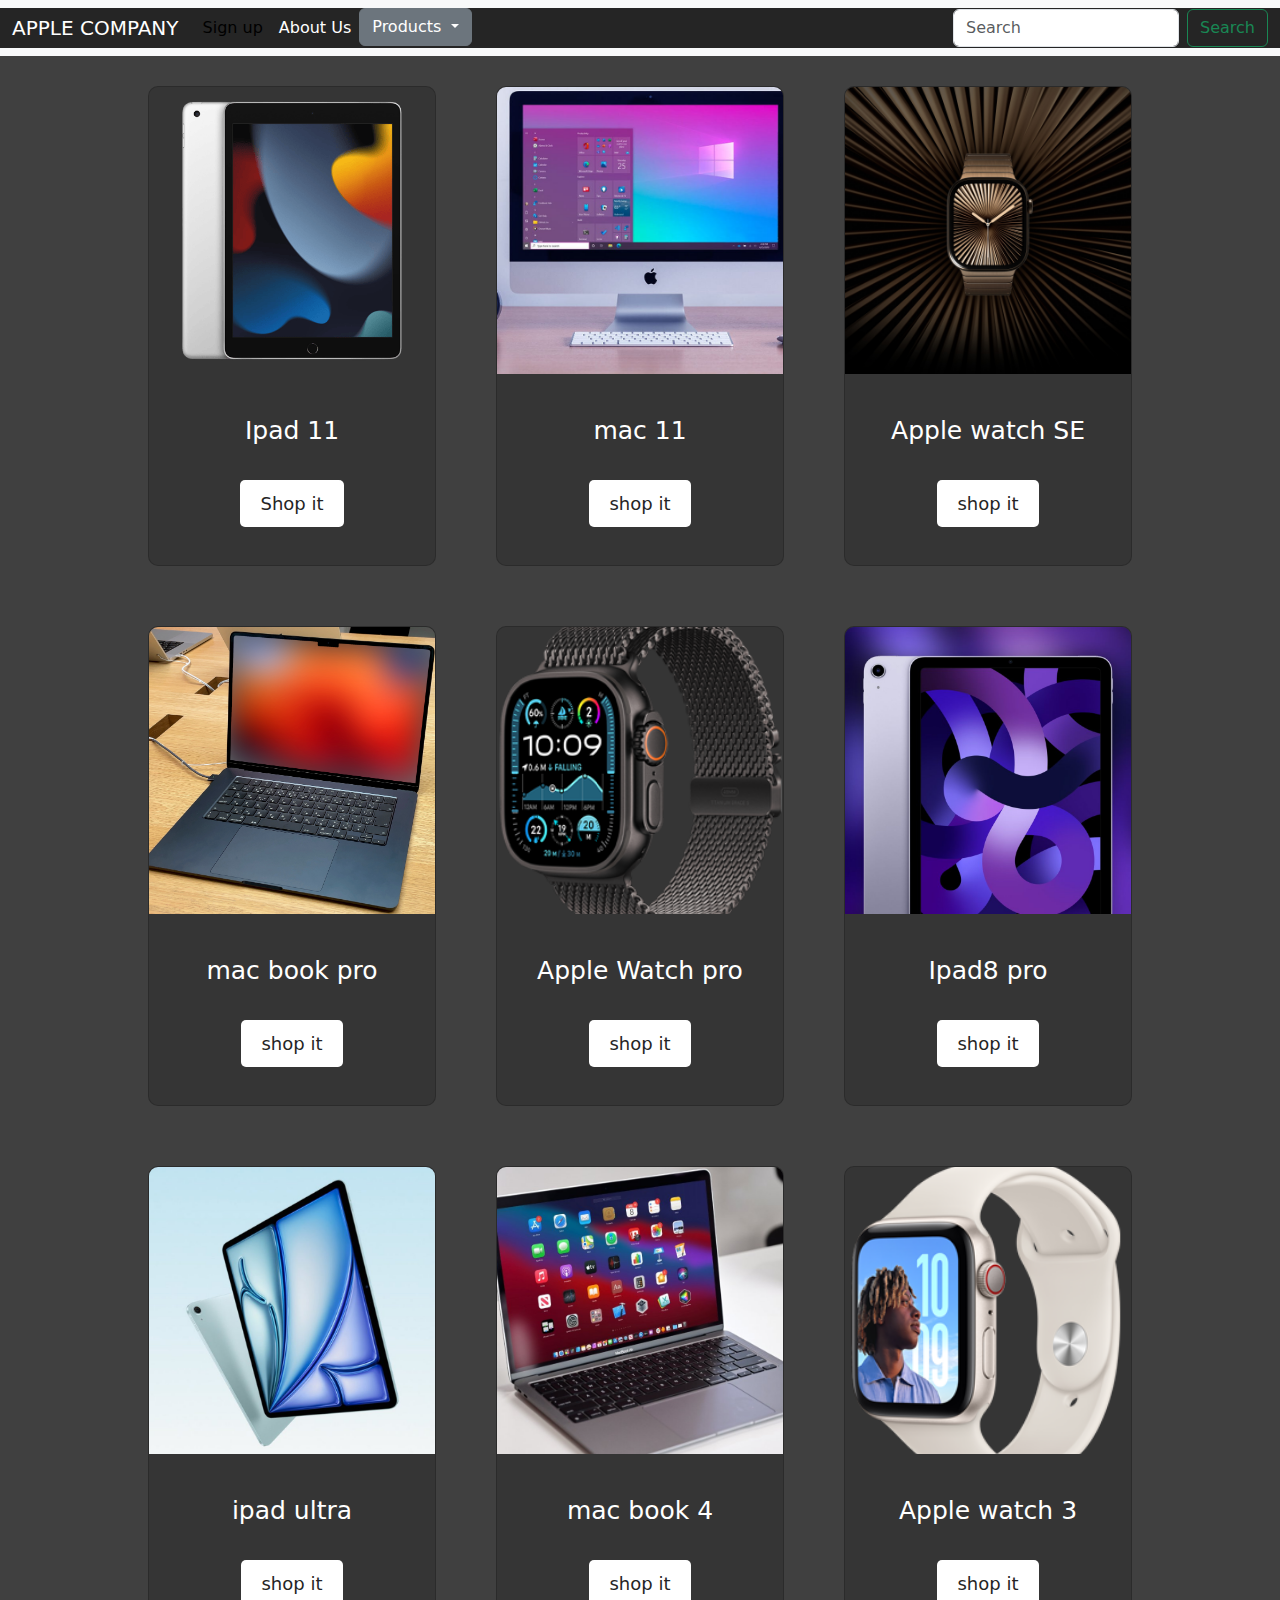
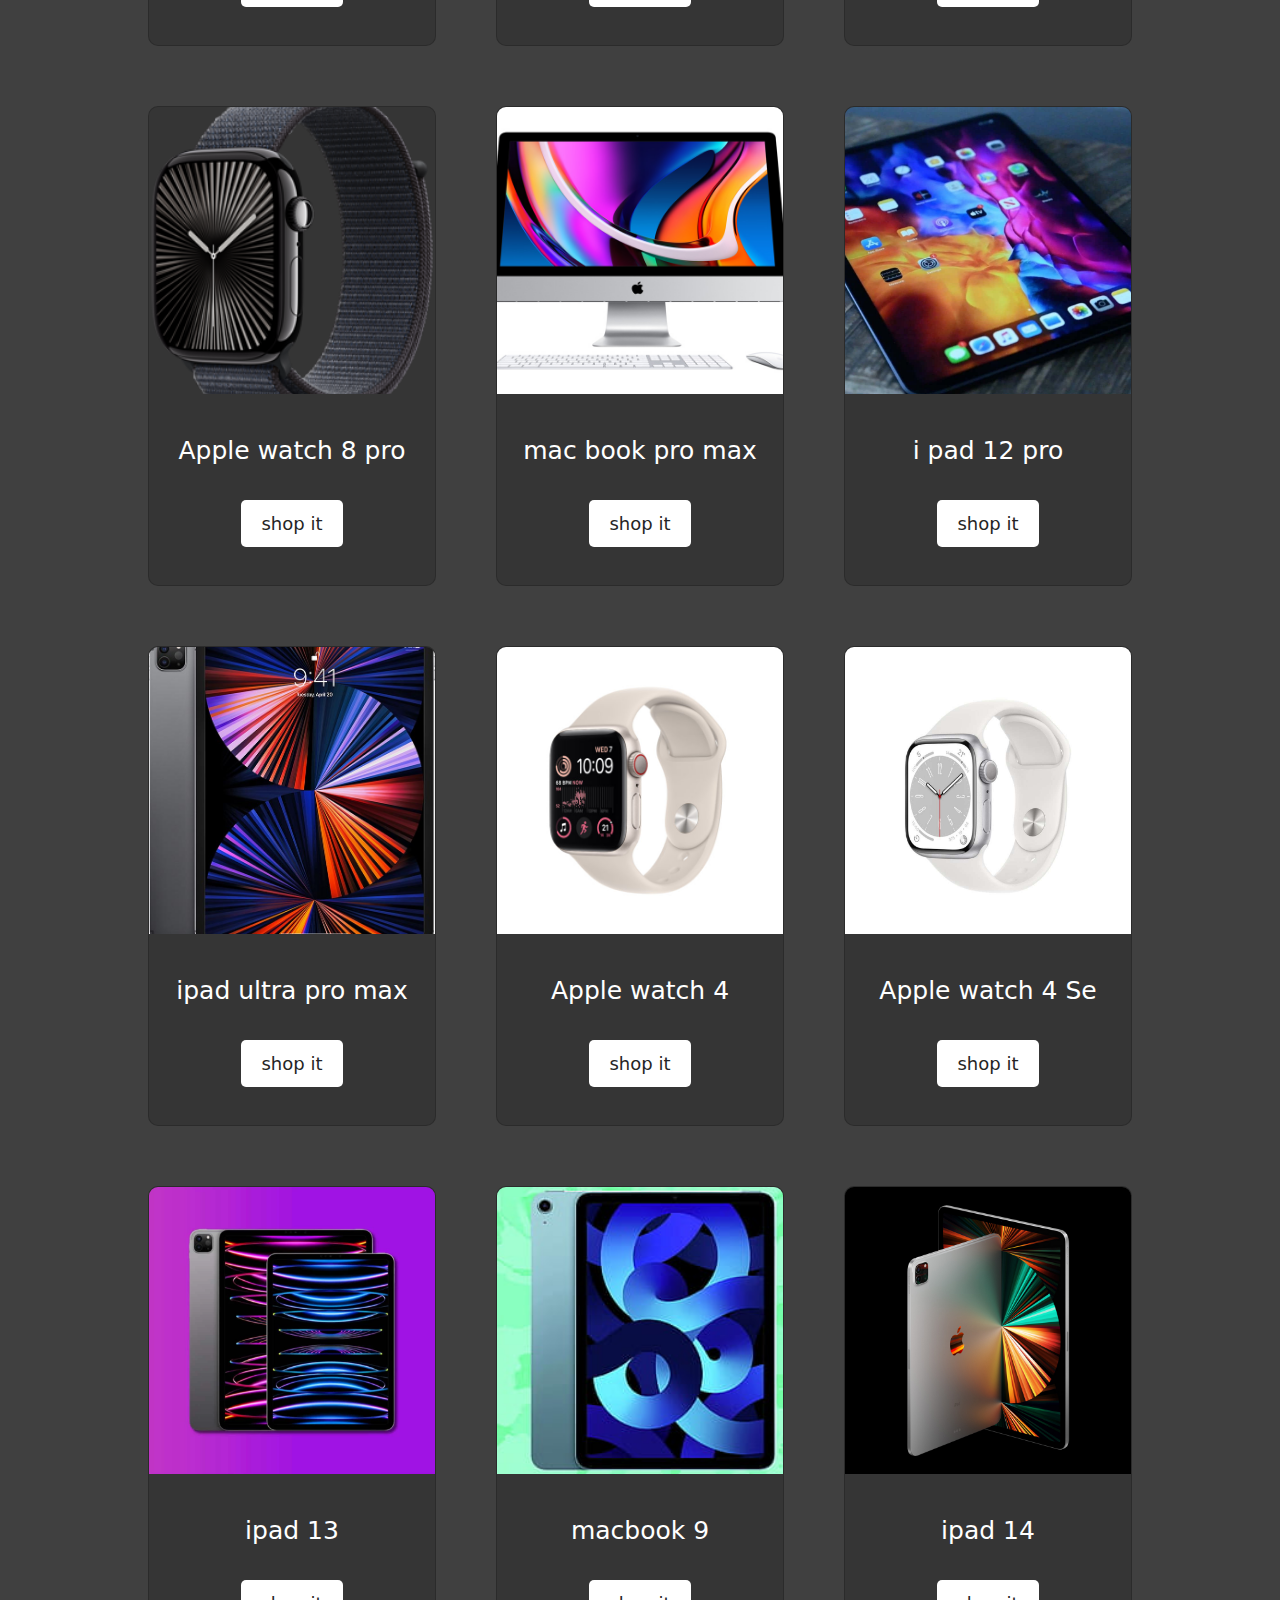
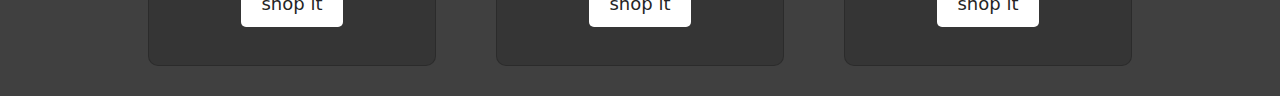
<file: index.html>
<!DOCTYPE html>
<html lang="en">
<head>
  <meta charset="UTF-8">
  <meta name="viewport" content="width=device-width, initial-scale=1.0">
  <meta http-equiv="X-UA-Compatible" content="ie=edge">
  <title>HOMEPAGE</title>
  <link href="https://cdn.jsdelivr.net/npm/bootstrap@5.3.3/dist/css/bootstrap.min.css" rel="stylesheet" integrity="sha384-QWTKZyjpPEjISv5WaRU9OFeRpok6YctnYmDr5pNlyT2bRjXh0JMhjY6hW+ALEwIH" crossorigin="anonymous">
  <link rel="stylesheet" href="style.css">
</head>
<body>
<nav id="nav" class="navbar navbar-expand-lg bg-body-tertiary">
  <div class="container-fluid">
    <a class="navbar-brand" href="#">APPLE COMPANY</a>
    <button class="navbar-toggler" type="button" data-bs-toggle="collapse" data-bs-target="#navbarSupportedContent" aria-controls="navbarSupportedContent" aria-expanded="false" aria-label="Toggle navigation">
      <span class="navbar-toggler-icon"></span>
    </button>
    <div class="collapse navbar-collapse" id="navbarSupportedContent">
      <ul class="navbar-nav me-auto mb-2 mb-lg-0">
        <li class="nav-item">
          <a href="./sign up.html" class="nav-link active">Sign up</a>
        </li>
        <li class="nav-item">
          <a href="./About us.html" class="nav-link">About Us</a>
        </li>
        <div class="dropdown">
          <button class="btn btn-secondary dropdown-toggle" type="button" data-bs-toggle="dropdown" aria-expanded="false">
            Products
          </button>
          <ul class="dropdown-menu dropdown-menu-dark">
            <li><a class="dropdown-item active" href="./Applewatch.html">Watch</a></li>
            <li><a class="dropdown-item" href="./ipad.html">iPad</a></li>
            <li><a class="dropdown-item" href="./mac.html">MacBook</a></li>
            <li><hr class="dropdown-divider"></li>
          </ul>
        </div>
      </ul>
      <form class="d-flex" role="search">
        <input class="form-control me-2" type="search" placeholder="Search" aria-label="Search">
        <button class="btn btn-outline-success" type="submit">Search</button>
      </form>
    </div>
  </div>
</nav>

<div id="content">
  
    <div class="card" style="width: 18rem;">
      <img src="pad1.png" class="card-img-top" alt="iPad">
      <div class="card-body">
        <p class="card-text">Ipad 11</p>
        <a id="w" href="https://www.apple.com/in/shop/buy-ipad">
        <button class="btn btn-light">Shop it</button>
      </div>
    </div>
  </a>
  
    <div class="card" style="width: 18rem;">
      <img src="mac1.jpg" class="card-img-top" alt="Mac 1">
      <div class="card-body">
        <p class="card-text">mac 11</p>
        <a id="w" href="https://www.apple.com/in/mac/">
        <button class="btn btn-light">shop it</button>
      </div>
    </div>
  </a>

    <div class="card" style="width: 18rem;">
      <img src="watch1.jpg" class="card-img-top" alt="iPad">
      <div class="card-body">
        <p class="card-text">Apple watch SE</p>
            <a id="w" href="https://www.apple.com/in/watch/?afid=p238%7CsdJI1Hr4p-dt_mtid_20925u6x67066_pcrid_713125172377_pgrid_140515365829_pexid__ptid_kwd-52218226_&cid=wwa-in-kwgo-watch-slid---WatchFamily-Announce-">
         <button class="btn btn-light">shop it</button>
      </div>
    </div>
  </a>
 
    <div class="card" style="width: 18rem;">
      <img src="mac2.jpg" class="card-img-top" alt="Mac 2">
      <div class="card-body">
        <p class="card-text">mac book pro</p>
         <a id="w" href="https://www.apple.com/in/mac/">
<button class="btn btn-light">shop it</button>
      </div>
    </div>
  </a>
    
    <div class="card" style="width: 18rem;">
      <img src="watch2.jpg" class="card-img-top" alt="Mac 2">
      <div class="card-body">
        <p class="card-text"> Apple Watch pro </p>
        <a id="w" href="https://www.apple.com/in/watch/?afid=p238%7CsdJI1Hr4p-dt_mtid_20925u6x67066_pcrid_713125172377_pgrid_140515365829_pexid__ptid_kwd-52218226_&cid=wwa-in-kwgo-watch-slid---WatchFamily-Announce-">
<button class="btn btn-light">shop it</button>
      </div>
    </div>
  </a> 
 
    <div class="card" style="width: 18rem;">
      <img src="pad2.jpg" class="card-img-top" alt="Mac 1">
      <div class="card-body">
        <p class="card-text">Ipad8 pro</p>
          <a id="w" href="https://www.apple.com/in/shop/buy-ipad">
<button class="btn btn-light">shop it</button>
      </div>
    </div>
  </a>

  <div class="card" style="width: 18rem;">
    <img src="pad6.jpg" class="card-img-top" alt="Mac 1">
    <div class="card-body">
      <p class="card-text">ipad ultra</p>
      <a id="w" href="https://www.apple.com/in/shop/buy-ipad">
<button class="btn btn-light">shop it</button>
    </div>
  </div>
</a>

  <div class="card" style="width: 18rem;">
    <img src="mac4.jpg" class="card-img-top" alt="Mac 1">
    <div class="card-body">
      <p class="card-text">mac book 4</p>
      <a id="w" href="https://www.apple.com/in/mac/">
<button class="btn btn-light">shop it</button>
    </div>
  </div>
</a>

    <div class="card" style="width: 18rem;">
      <img src="watch3.jpg" class="card-img-top" alt="Mac 2">
      <div class="card-body">
        <p class="card-text">Apple watch 3</p>
          <a id="w" href="https://www.apple.com/in/watch/?afid=p238%7CsdJI1Hr4p-dt_mtid_20925u6x67066_pcrid_713125172377_pgrid_140515365829_pexid__ptid_kwd-52218226_&cid=wwa-in-kwgo-watch-slid---WatchFamily-Announce-">
         <button class="btn btn-light">shop it</button>
      </div>
    </div>
  </a>

    <div class="card" style="width: 18rem;">
      <img src="watch4.jpg" class="card-img-top" alt="Mac 2">
      <div class="card-body">
        <p class="card-text">Apple watch 8 pro</p>
            <a id="w" href="https://www.apple.com/in/watch/?afid=p238%7CsdJI1Hr4p-dt_mtid_20925u6x67066_pcrid_713125172377_pgrid_140515365829_pexid__ptid_kwd-52218226_&cid=wwa-in-kwgo-watch-slid---WatchFamily-Announce-">
         <button class="btn btn-light">shop it</button>
      </div>
    </div>
  </a>

  <div class="card" style="width: 18rem;">
    <img src="mac3.jpg" class="card-img-top" alt="Mac 1">
    <div class="card-body">
      <p class="card-text">mac book pro max</p>
      <a id="w" href="https://www.apple.com/in/mac/">
       <button class="btn btn-light">shop it</button>
    </div>
  </div>
</a>

  <div class="card" style="width: 18rem;">
    <img src="pad3.jpg" class="card-img-top" alt="Mac 1">
    <div class="card-body">
      <p class="card-text">i pad 12 pro</p>
      <a id="w" href="https://www.apple.com/in/shop/buy-ipad">
       <button class="btn btn-light">shop it</button>
    </div>
  </div>
</a>

  <div class="card" style="width: 18rem;">
    <img src="pad5.jpg" class="card-img-top" alt="Mac 1">
    <div class="card-body">
      <p class="card-text">ipad ultra pro max</p>
<a id="w" href="https://www.apple.com/in/shop/buy-ipad">
       <button class="btn btn-light">shop it</button>
    </div>
  </div>
</a>

    <div class="card" style="width: 18rem;">
      <img src="watch5.jpg" class="card-img-top" alt="Mac 2">
      <div class="card-body">
        <p class="card-text">Apple watch 4</p>
          <a id="w" href="https://www.apple.com/in/watch/?afid=p238%7CsdJI1Hr4p-dt_mtid_20925u6x67066_pcrid_713125172377_pgrid_140515365829_pexid__ptid_kwd-52218226_&cid=wwa-in-kwgo-watch-slid---WatchFamily-Announce-">
         <button class="btn btn-light">shop it</button>
      </div>
    </div>
  </a>

    <div class="card" style="width: 18rem;">
      <img src="watch6.jpg" class="card-img-top" alt="Mac 2">
      <div class="card-body">
        <p class="card-text">Apple watch 4 Se</p>
          <a id="w" href="https://www.apple.com/in/watch/?afid=p238%7CsdJI1Hr4p-dt_mtid_20925u6x67066_pcrid_713125172377_pgrid_140515365829_pexid__ptid_kwd-52218226_&cid=wwa-in-kwgo-watch-slid---WatchFamily-Announce-">
         <button class="btn btn-light">shop it</button>
      </div>
    </div>
  </a>

  <div class="card" style="width: 18rem;">
    <img src="pad4.jpg" class="card-img-top" alt="Mac 1">
    <div class="card-body">
      <p class="card-text">ipad 13</p>
        <a id="w" href="https://www.apple.com/in/shop/buy-ipad">
       <button class="btn btn-light">shop it</button>
    </div>
  </div>
</a>

  <div class="card" style="width: 18rem;">
    <img src="mac5.jpg" class="card-img-top" alt="Mac 1">
    <div class="card-body">
      <p class="card-text">macbook 9</p>
          <a id="w" href="https://www.apple.com/in/mac/">
       <button class="btn btn-light">shop it</button>
    </div>
  </div>
</a>

    <div class="card" style="width: 18rem;">
      <img src="pad7.jpg" class="card-img-top" alt="Mac 1">
      <div class="card-body">
        <p class="card-text">ipad 14</p>
          <a id="w" href="https://www.apple.com/in/shop/buy-ipad">
         <button class="btn btn-light">shop it</button>
      </div>
    </div>
  </a> 
</div>
<script src="https://cdn.jsdelivr.net/npm/bootstrap@5.3.3/dist/js/bootstrap.bundle.min.js" integrity="sha384-YvpcrYf0tY3lHB60NNkmXc5s9fDVZLESaAA55NDzOxhy9GkcIdslK1eN7N6jIeHz" crossorigin="anonymous"></script>
</body>
</html>
</file>
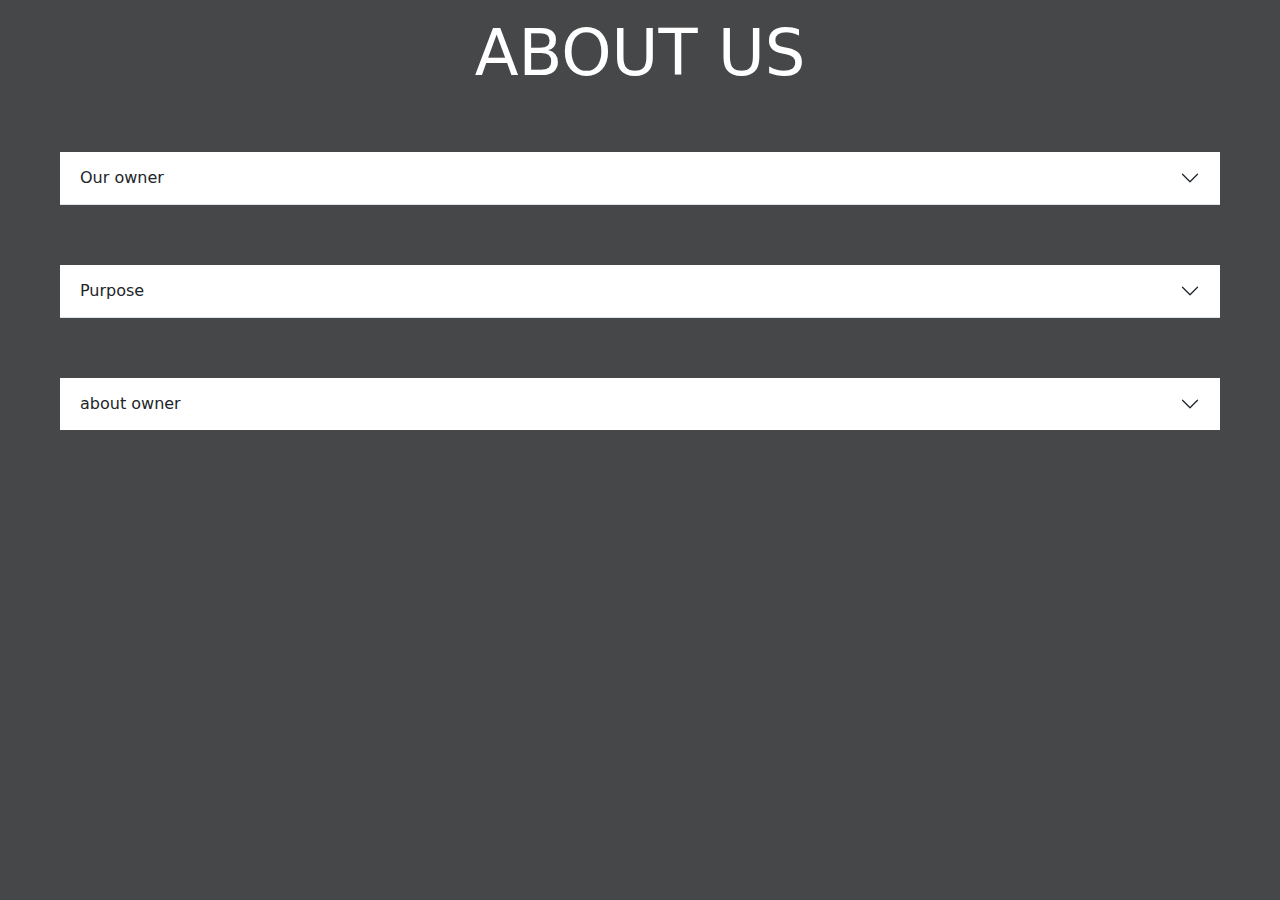
<file: About us.html>
<html>
<head>
  <meta charset="UTF-8">
  <meta name="viewport" content="width=device-width, initial-scale=1.0">
  <meta http-equiv="X-UA-Compatible" content="ie=edge">
  <title>About us</title>
<link href="https://cdn.jsdelivr.net/npm/bootstrap@5.3.3/dist/css/bootstrap.min.css" rel="stylesheet" integrity="sha384-QWTKZyjpPEjISv5WaRU9OFeRpok6YctnYmDr5pNlyT2bRjXh0JMhjY6hW+ALEwIH" crossorigin="anonymous">
  <link rel="stylesheet" href="Aboutus.css">
</head>
<body>
  <h1>About us</h1>
  <div class="accordion accordion-flush" id="accordionFlushExample">
  <div class="accordion-item">
    <h2 class="accordion-header">
      <button class="accordion-button collapsed" type="button" data-bs-toggle="collapse" data-bs-target="#flush-collapseOne" aria-expanded="false" aria-controls="flush-collapseOne">
        Our owner
      </button>
    </h2>
    <div id="flush-collapseOne" class="accordion-collapse collapse" data-bs-parent="#accordionFlushExample">
      <div class="accordion-body">  Nayan has the ownership of this website and he is a web developer </div>
    </div>
  </div>
  <div class="accordion-item">
    <h2 class="accordion-header">
      <button class="accordion-button collapsed" type="button" data-bs-toggle="collapse" data-bs-target="#flush-collapseTwo" aria-expanded="false" aria-controls="flush-collapseTwo">
        Purpose
      </button>
    </h2>
    <div id="flush-collapseTwo" class="accordion-collapse collapse" data-bs-parent="#accordionFlushExample">
      <div class="accordion-body">This website is specially made to be a test to learn how to make multipage website</div>
    </div>
  </div>
  <div class="accordion-item">
    <h2 class="accordion-header">
      <button class="accordion-button collapsed" type="button" data-bs-toggle="collapse" data-bs-target="#flush-collapseThree" aria-expanded="false" aria-controls="flush-collapseThree">
        about owner
      </button>
    </h2>
    <div id="flush-collapseThree" class="accordion-collapse collapse" data-bs-parent="#accordionFlushExample">
      <div class="accordion-body">he is a very smart individual. he have the networth of grand total of 200rs. his age is about 11.he studies in Narayana e-tecno .he is in 6th class only</div>
    </div>
  </div>
</div>

<script src="https://cdn.jsdelivr.net/npm/bootstrap@5.3.3/dist/js/bootstrap.bundle.min.js" integrity="sha384-YvpcrYf0tY3lHB60NNkmXc5s9fDVZLESaAA55NDzOxhy9GkcIdslK1eN7N6jIeHz" crossorigin="anonymous"></script>
</body>
</html>
</file>
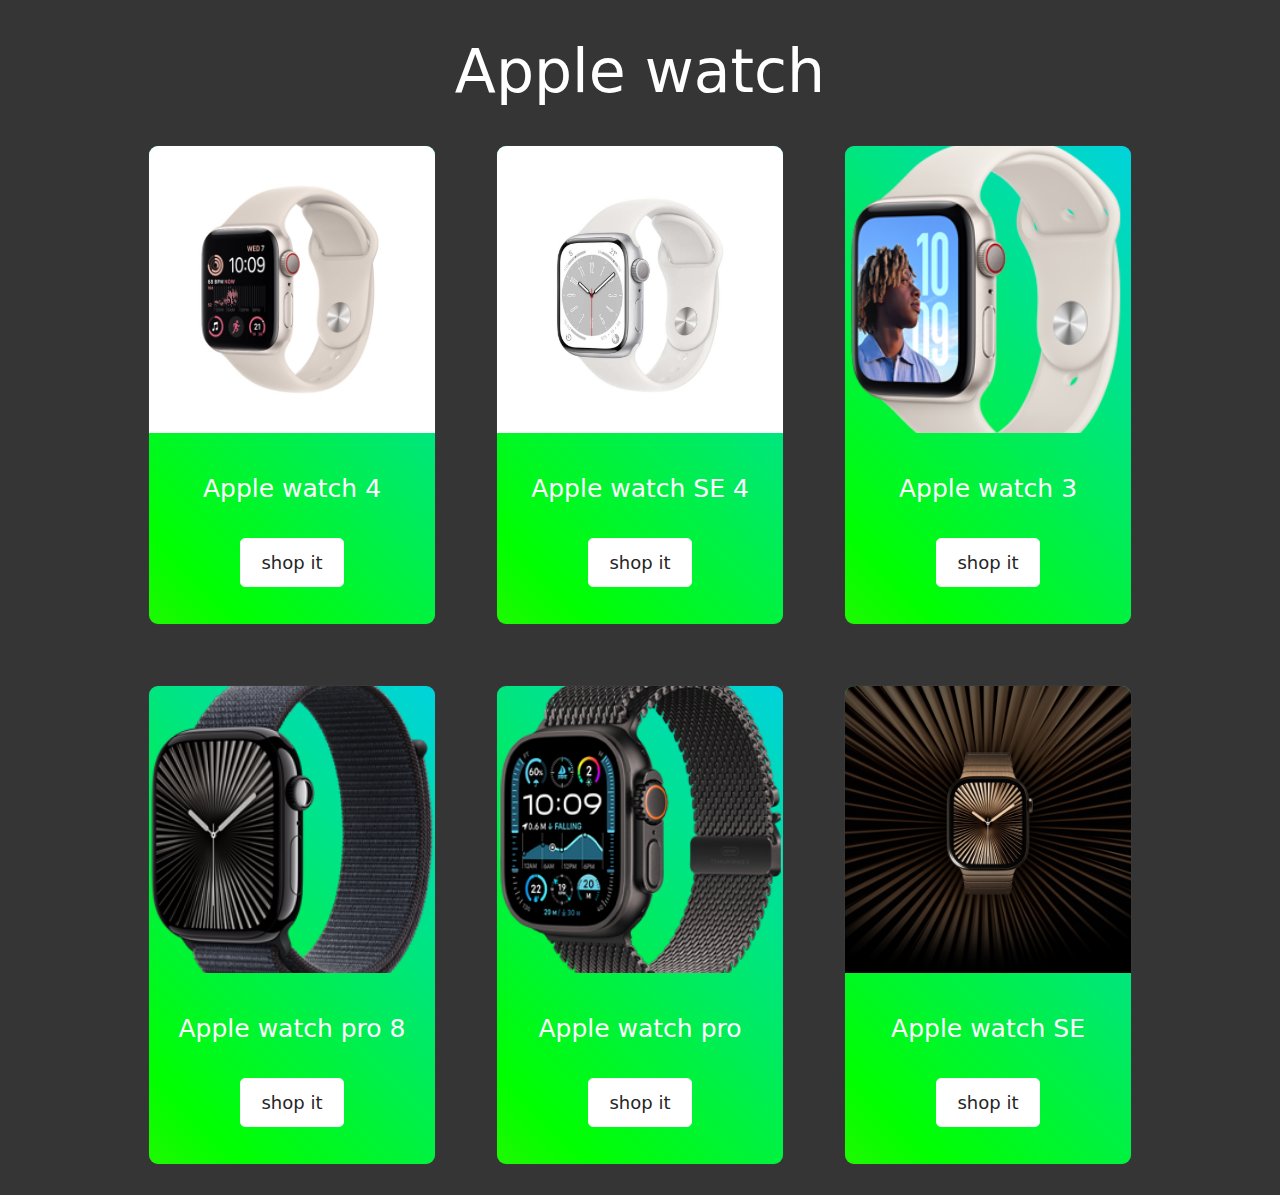
<file: Applewatch.html>
<html>
<head>
  <meta charset="UTF-8">
  <meta name="viewport" content="width=device-width, initial-scale=1.0">
  <meta http-equiv="X-UA-Compatible" content="ie=edge">
  <title>Watch</title>
    <link href="https://cdn.jsdelivr.net/npm/bootstrap@5.3.3/dist/css/bootstrap.min.css" rel="stylesheet" integrity="sha384-QWTKZyjpPEjISv5WaRU9OFeRpok6YctnYmDr5pNlyT2bRjXh0JMhjY6hW+ALEwIH" crossorigin="anonymous">
  <link rel="stylesheet" href="5.css"> <!-- Linking CSS for the sign up page -->
</head>
<body>
  <h1>Apple watch</h1>
  <div id="content">
    <a id="w" href="https://www.apple.com/in/watch/?afid=p238%7CsdJI1Hr4p-dt_mtid_20925u6x67066_pcrid_713125172377_pgrid_140515365829_pexid__ptid_kwd-52218226_&cid=wwa-in-kwgo-watch-slid---WatchFamily-Announce-">
    <div class="card" style="width: 18rem;">
      <img src="watch5.jpg" class="card-img-top" alt="Mac 2">
      <div class="card-body">
        <p class="card-text">Apple watch 4</p>
         <button class="btn btn-light">shop it</button>
      </div>
    </div>
  </a>
  <a id="w" href="https://www.apple.com/in/watch/?afid=p238%7CsdJI1Hr4p-dt_mtid_20925u6x67066_pcrid_713125172377_pgrid_140515365829_pexid__ptid_kwd-52218226_&cid=wwa-in-kwgo-watch-slid---WatchFamily-Announce-">
    <div class="card" style="width: 18rem;">
      <img src="watch6.jpg" class="card-img-top" alt="Mac 2">
      <div class="card-body">
        <p class="card-text">Apple watch SE 4</p>
         <button class="btn btn-light">shop it</button>
      </div>
    </div>
  </a>
    <a id="w" href="https://www.apple.com/in/watch/?afid=p238%7CsdJI1Hr4p-dt_mtid_20925u6x67066_pcrid_713125172377_pgrid_140515365829_pexid__ptid_kwd-52218226_&cid=wwa-in-kwgo-watch-slid---WatchFamily-Announce-">
    <div class="card" style="width: 18rem;">
      <img src="watch3.jpg" class="card-img-top" alt="Mac 2">
      <div class="card-body">
        <p class="card-text">Apple watch 3</p>
<button class="btn btn-light">shop it</button>
      </div>
    </div>
  </a>
    <a id="w" href="https://www.apple.com/in/watch/?afid=p238%7CsdJI1Hr4p-dt_mtid_20925u6x67066_pcrid_713125172377_pgrid_140515365829_pexid__ptid_kwd-52218226_&cid=wwa-in-kwgo-watch-slid---WatchFamily-Announce-">
    <div class="card" style="width: 18rem;">
      <img src="watch4.jpg" class="card-img-top" alt="Mac 2">
      <div class="card-body">
        <p class="card-text">Apple watch pro 8</p>
         <button class="btn btn-light">shop it</button>
      </div>
    </div>
  </a>
      <a id="w" href="https://www.apple.com/in/watch/?afid=p238%7CsdJI1Hr4p-dt_mtid_20925u6x67066_pcrid_713125172377_pgrid_140515365829_pexid__ptid_kwd-52218226_&cid=wwa-in-kwgo-watch-slid---WatchFamily-Announce-">
    <div class="card" style="width: 18rem;">
      <img src="watch2.jpg" class="card-img-top" alt="Mac 2">
      <div class="card-body">
        <p class="card-text">Apple watch pro</p>
<button class="btn btn-light">shop it</button>
      </div>
    </div>
  </a> 
      <a id="w" href="https://www.apple.com/in/watch/?afid=p238%7CsdJI1Hr4p-dt_mtid_20925u6x67066_pcrid_713125172377_pgrid_140515365829_pexid__ptid_kwd-52218226_&cid=wwa-in-kwgo-watch-slid---WatchFamily-Announce-">
    <div class="card" style="width: 18rem;">
      <img src="watch1.jpg" class="card-img-top" alt="iPad">
      <div class="card-body">
        <p class="card-text">Apple watch SE</p>
         <button class="btn btn-light">shop it</button>
      </div>
    </div>
  </a>
  </div>
  
 
 
 
 
 
 
 
 
 
 
 
 
 
 
 

<script src="https://cdn.jsdelivr.net/npm/bootstrap@5.3.3/dist/js/bootstrap.bundle.min.js" integrity="sha384-YvpcrYf0tY3lHB60NNkmXc5s9fDVZLESaAA55NDzOxhy9GkcIdslK1eN7N6jIeHz" crossorigin="anonymous"></script>
</body>
</html>
</file>
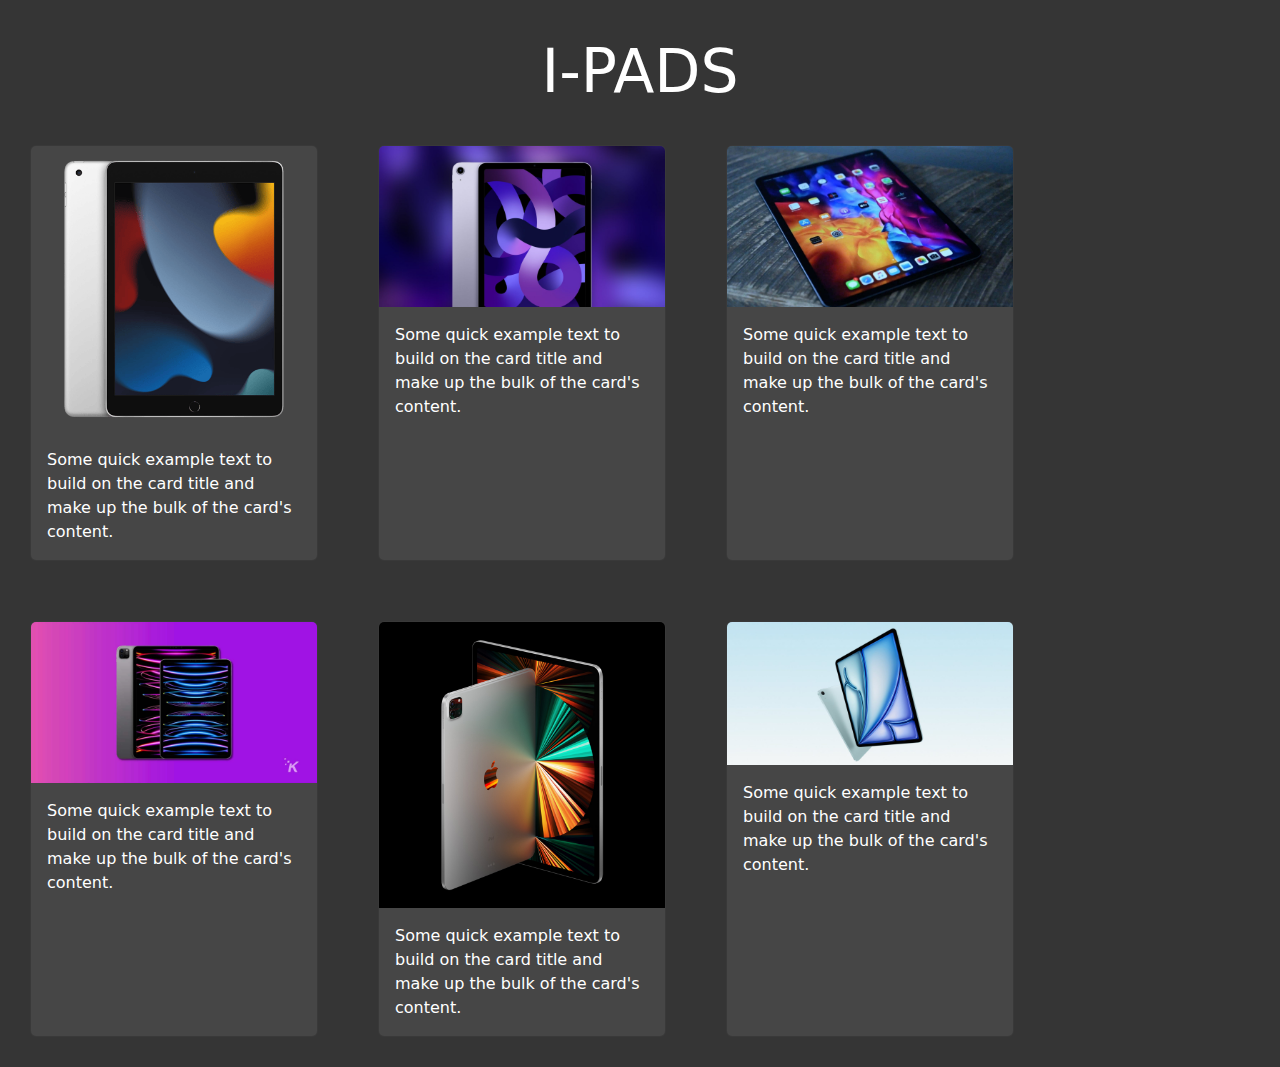
<file: ipad.html>
<html>
<head>
  <meta charset="UTF-8">
  <meta name="viewport" content="width=device-width, initial-scale=1.0">
  <meta http-equiv="X-UA-Compatible" content="ie=edge">
  <title>ipad</title>
<link href="https://cdn.jsdelivr.net/npm/bootstrap@5.3.3/dist/css/bootstrap.min.css" rel="stylesheet" integrity="sha384-QWTKZyjpPEjISv5WaRU9OFeRpok6YctnYmDr5pNlyT2bRjXh0JMhjY6hW+ALEwIH" crossorigin="anonymous">
<link rel="stylesheet" href="ipad.css">
</head>
<body>
  <h1>I-PADS</h1>
  <div id="content">
    
  
    <a id="w" href="https://www.apple.com/in/shop/buy-ipad">
    <div class="card" style="width: 18rem;">
      <img src="pad1.png" class="card-img-top" alt="iPad">
      <div class="card-body">
        <p class="card-text">Some quick example text to build on the card title and make up the bulk of the card's content.</p>
      </div>
    </div>
  </a>
    <a id="w" href="https://www.apple.com/in/shop/buy-ipad">
    <div class="card" style="width: 18rem;">
      <img src="pad2.jpg" class="card-img-top" alt="Mac 1">
      <div class="card-body">
        <p class="card-text">Some quick example text to build on the card title and make up the bulk of the card's content.</p>
      </div>
    </div>
  </a>
  <a id="w" href="https://www.apple.com/in/shop/buy-ipad">
  <div class="card" style="width: 18rem;">
    <img src="pad3.jpg" class="card-img-top" alt="Mac 1">
    <div class="card-body">
      <p class="card-text">Some quick example text to build on the card title and make up the bulk of the card's content.</p>
    </div>
  </div>
</a>
  <a id="w" href="https://www.apple.com/in/shop/buy-ipad">
  <div class="card" style="width: 18rem;">
    <img src="pad4.jpg" class="card-img-top" alt="Mac 1">
    <div class="card-body">
      <p class="card-text">Some quick example text to build on the card title and make up the bulk of the card's content.</p>
    </div>
  </div>
</a>
<a id="w" href="https://www.apple.com/in/shop/buy-ipad">
  <div class="card" style="width: 18rem;">
    <img src="pad7.jpg" class="card-img-top" alt="Mac 1">
    <div class="card-body">
      <p class="card-text">Some quick example text to build on the card title and make up the bulk of the card's content.</p>
    </div>
  </div>
</a>
<a id="w" href="https://www.apple.com/in/shop/buy-ipad">
  <div class="card" style="width: 18rem;">
    <img src="pad6.jpg" class="card-img-top" alt="Mac 1">
    <div class="card-body">
      <p class="card-text">Some quick example text to build on the card title and make up the bulk of the card's content.</p>
    </div>
  </div>
</a>

















</div>
</body>
</html>
</file>
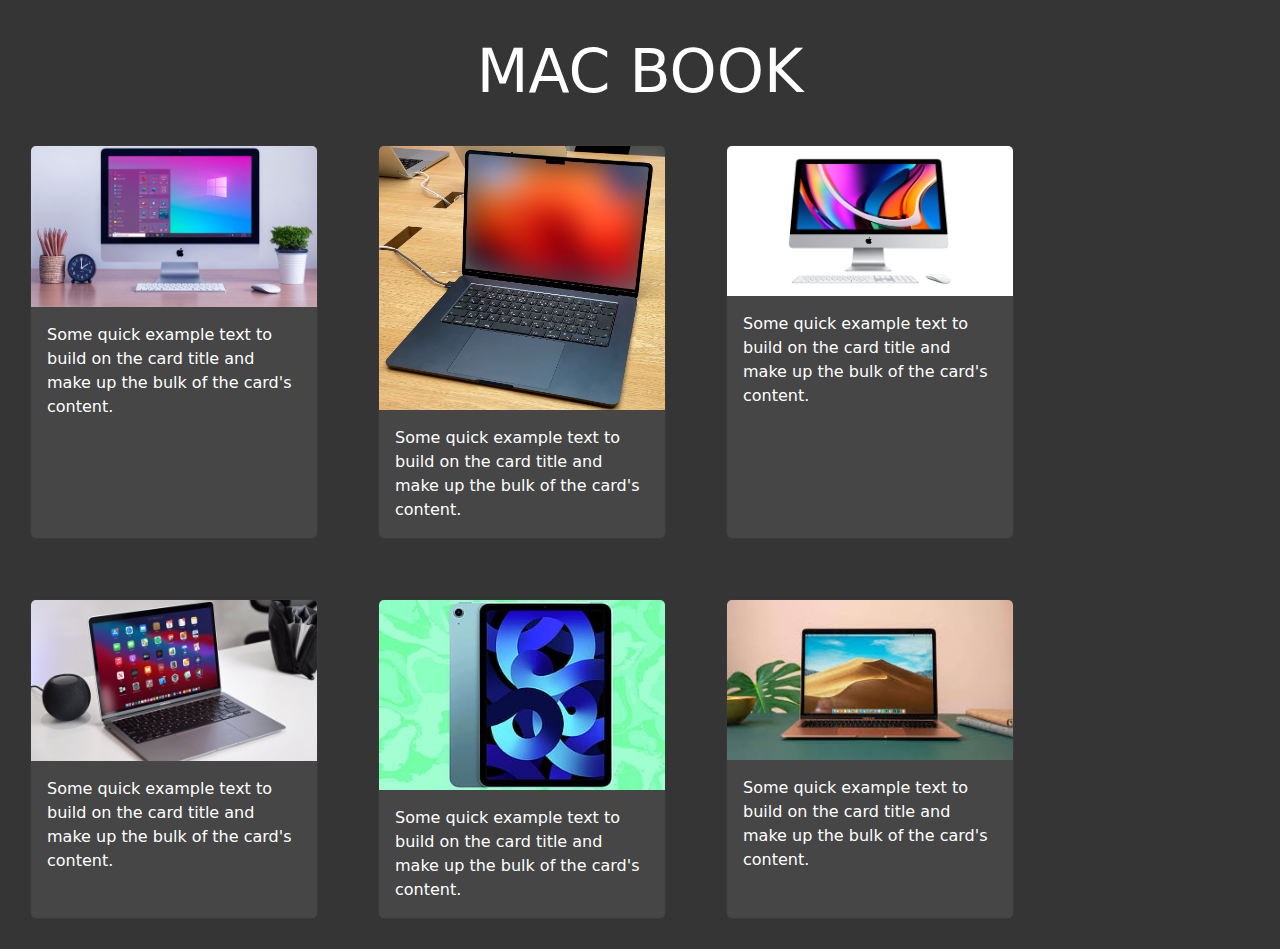
<file: mac.html>
<html>
<head>
  <meta charset="UTF-8">
  <meta name="viewport" content="width=device-width, initial-scale=1.0">
  <meta http-equiv="X-UA-Compatible" content="ie=edge">
  <title>Mac</title>
<link href="https://cdn.jsdelivr.net/npm/bootstrap@5.3.3/dist/css/bootstrap.min.css" rel="stylesheet" integrity="sha384-QWTKZyjpPEjISv5WaRU9OFeRpok6YctnYmDr5pNlyT2bRjXh0JMhjY6hW+ALEwIH" crossorigin="anonymous">
<link rel="stylesheet" href="mac.css">
</head>
<body>
  <h1 class="t">MAC BOOK</h1>
  <div id="content">
  

<a id="w" href="https://www.apple.com/in/mac/">
<div class="card" style="width: 18rem;">
  <img src="mac1.jpg" class="card-img-top" alt="...">
  <div class="card-body">
    <p class="card-text">Some quick example text to build on the card title and make up the bulk of the card's content.</p>
  </div>
  
  
</div>
<div class="card" style="width: 18rem;">
  <img src="mac2.jpg" class="card-img-top" alt="...">
  <div class="card-body">
    <p class="card-text">Some quick example text to build on the card title and make up the bulk of the card's content.</p>
  </div>
  </div>
  <div class="card" style="width: 18rem;">
  <img src="mac3.jpg
  " class="card-img-top" alt="...">
  <div class="card-body">
    <p class="card-text">Some quick example text to build on the card title and make up the bulk of the card's content.</p>
      </div>
  </div>
    <div class="card" style="width: 18rem;">
  <img src="mac4.jpg
  " class="card-img-top" alt="...">
  <div class="card-body">
    <p class="card-text">Some quick example text to build on the card title and make up the bulk of the card's content.</p>
</div>
</div>

      <div class="card" style="width: 18rem;">
  <img src="mac5.jpg
  " class="card-img-top" alt="...">
  <div class="card-body">
    <p class="card-text">Some quick example text to build on the card title and make up the bulk of the card's content.</p>

</div>
</div>
      <div class="card" style="width: 18rem;">
  <img src="images.jpeg
  " class="card-img-top" alt="...">
  <div class="card-body">
    <p class="card-text">Some quick example text to build on the card title and make up the bulk of the card's content.</p>
</div>
</div>
</a>
<script src="https://cdn.jsdelivr.net/npm/bootstrap@5.3.3/dist/js/bootstrap.bundle.min.js" integrity="sha384-YvpcrYf0tY3lHB60NNkmXc5s9fDVZLESaAA55NDzOxhy9GkcIdslK1eN7N6jIeHz" crossorigin="anonymous"></script>
</body>
</html>
</file>
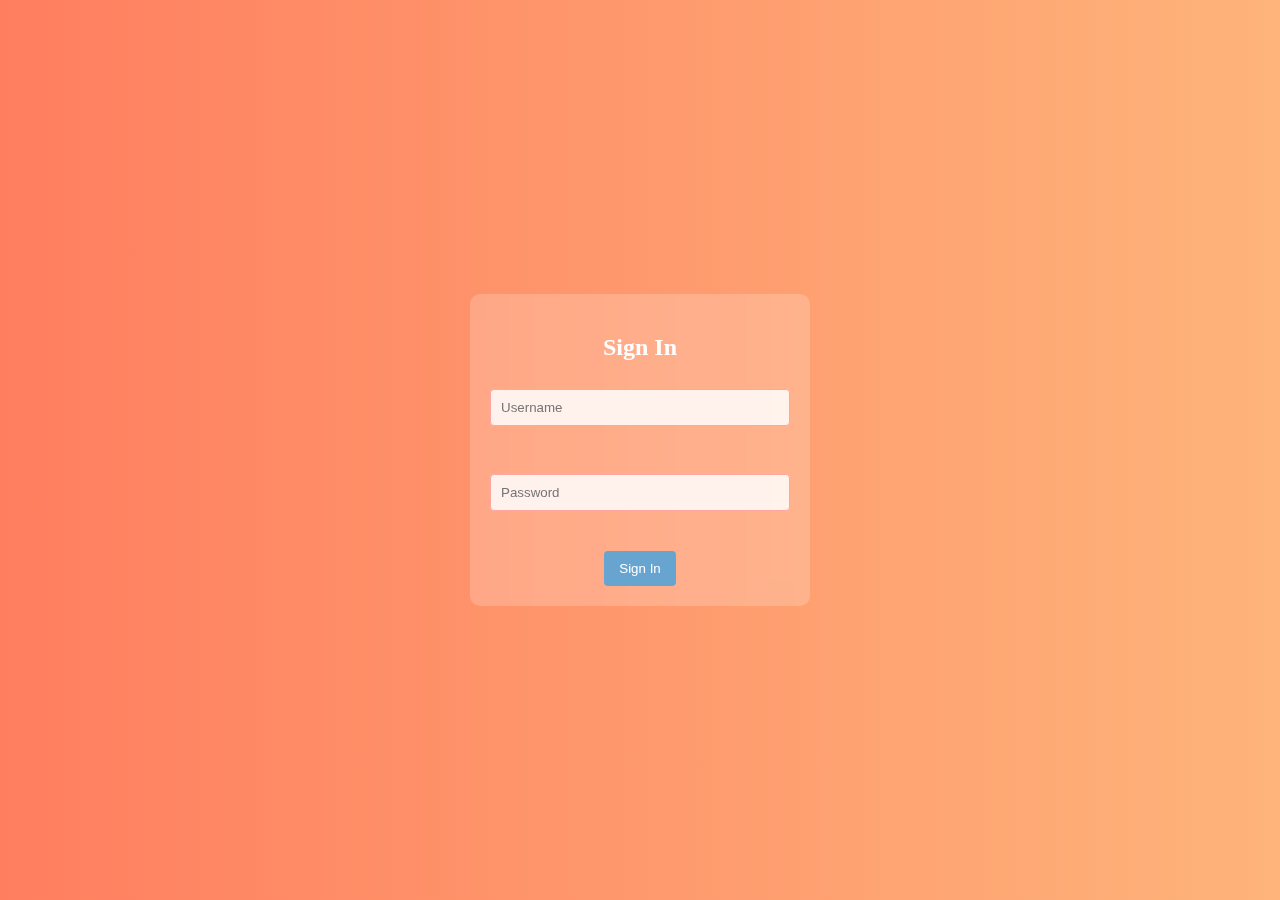
<file: sign up.html>
<!DOCTYPE html>
<html lang="en">

<head>
  <meta charset="UTF-8">
  <meta name="viewport" content="width=device-width, initial-scale=1.0">
  <title>Glassmorphic Sign In Form</title>
  <style>
    body {
      margin: 0;
      display: flex;
      align-items: center;
      justify-content: center;
      height: 100vh;
      background: linear-gradient(to right, #ff7e5f, #feb47b);
    }

    .glassmorphic-container {
      background: rgba(255, 255, 255, 0.2);
      border-radius: 10px;
      backdrop-filter: blur(10px);
      padding: 20px;
      width: 300px;
      text-align: center;
    }

    .form-group {
      margin-bottom: 20px;
    }

    input {
      width: 100%;
      padding: 10px;
      margin-top: 8px;
      margin-bottom: 20px;
      box-sizing: border-box;
      border: 1px solid #ffa69e;
      border-radius: 4px;
      background-color: rgba(255, 255, 255, 0.8);
      backdrop-filter: blur(5px);
    }

    button {
      padding: 10px 15px;
      background: #67a4cf;
      color: white;
      border: none;
      border-radius: 4px;
      cursor: pointer;
    }

    button:hover {
      background: #437ba4;
    }
  </style>
</head>

<body>

  <div class="glassmorphic-container">
    <h2 style="color: white;">Sign In</h2>
    <div class="form-group">
      <input type="text" placeholder="Username">
    </div>
    <div class="form-group">
      <input type="password" placeholder="Password">
    </div>
  <a href="./index.html"><button>Sign In</button></a>
  </div>

</body>

</html>
</file>
<file: style.css>
/* Style for the overall background */
body {
  background: #404040;
}

/* Style for the navigation bar */
#nav {
  background: #fff;
}

/* Style for the container background */
.container-fluid {
  background: #252525;
}

/* Style for the navbar brand text */
.navbar-brand {
  color: #fff !important;
}

/* Style for the navbar toggler */
.navbar-toggler {
  color: #fff;
}

/* Style for the navigation items */
.nav-item a {
  color: #fff;
}

/* Style for the dropdown items */
.dropdown a {
  color: #fff;
}

/* Additional hover effects */
.nav-item a:hover,
.dropdown a:hover {
  color: #ddd;
}

/* Style for the cards */
.card {
  width: 18rem; /* Fixed width for all cards */
  height: 30rem; /* Fixed height for all cards */
  margin: 30px;
  background: #464646;
  color: #fff;
  transition: all 0.8s;
  display: flex;
  flex-direction: column;
  justify-content: space-between;
  align-items: center;
}

/* Style for the card text */
.card-text {
  font-size: 25px;
  text-align: center;
}

/* Style for the card image to fit the card size */
.card-img-top {
  width: 100%;
  height: 60%;
  object-fit: cover; /* Ensures the image covers the space nicely */
}

/* Style for the card body */
.card-body {
  display: flex;
  flex-direction: column;
  align-items: center;
  justify-content: center;
  padding: 15px;
  text-align: center;
}

/* Style for the buttons inside cards */
.card-body button {
  margin-top: 15px;
  padding: 10px 20px;
  font-size: 18px;
  color: #252525;
  background-color: #fff;
  border: none;
  border-radius: 5px;
  transition: background-color 0.3s ease, transform 0.3s ease;
}

.card-body button:hover {
  background-color: #ddd;
  transform: translateY(-3px);
}

/* Hover effect for the cards */
.card:hover {
  transform: scale(1.1);
}

/* Style for the content container */
#content {
  display: flex;
  flex-wrap: wrap;
  justify-content: center;
}

/* Anchor tag wrapping each card */
#content a {
  display: block;
  text-decoration: none;
}

/* Gradient border and glowing effect for the card */
.card {
  position: relative;
  width: 18rem;
  height: 30rem;
  margin: 30px;
  background: #353535;
  color: #fff;
  border-radius: 10px;
  z-index: 1;
  overflow: hidden;
}

/* Border with gradient and glowing effect */
.card::before {
  content: '';
  position: absolute;
  top: 0;
  left: 0;
  right: 0;
  bottom: 0;
  background-size: 400% 400%;
  z-index: -1;
  border-radius: 12px;
  padding: 2px; /* Creates the "border" effect */
  transition: all 1s ease-in-out; /* Smooth transition on hover */
}
</file>
<file: Aboutus.css>
body{background: #464748;}
.accordion-item{margin: 60px}
h1{color: #fff;
  display: flex;
  justify-content: center;
  margin-top: 15px;
  font-size: 4rem;
  text-transform: uppercase ;
}
</file>
<file: 5.css>
body{background:#353535;
  color: #fff;
  
}
h1{display: flex;
  justify-content: center;
  margin-top: 35px;
  font-size: 60px;
  
}
.card{margin: 30px;
  background: #464646;
  color: #fff;
 transition: all .8s;
}
#content a{display: flex;
  flex-wrap: wrap;
  text-decoration: none;
}
.card:hover{transform: scale(1.1)}
#content{display: flex;
  flex-wrap: wrap;
}
.card {
  width: 18rem; /* Fixed width for all cards */
  height: 30rem; /* Fixed height for all cards */
  margin: 30px;
  background: #464646;
  color: #fff;
  transition: all 0.8s;
  display: flex;
  flex-direction: column;
  justify-content: space-between;
  align-items: center;
}

/* Style for the card text */
.card-text {
  font-size: 25px;
  text-align: center;
}

/* Style for the card image to fit the card size */
.card-img-top {
  width: 100%;
  height: 60%;
  object-fit: cover; /* Ensures the image covers the space nicely */
}

/* Style for the card body */
.card-body {
  display: flex;
  flex-direction: column;
  align-items: center;
  justify-content: center;
  padding: 15px;
  text-align: center;
}

/* Style for the buttons inside cards */
.card-body button {
  margin-top: 15px;
  padding: 10px 20px;
  font-size: 18px;
  color: #252525;
  background-color: #fff;
  border-image: none;
  border-radius: 5px;
  transition: background-color 0.3s ease, transform 0.3s ease;
}

.card-body button:hover {
  background-color: #ddd;
  transform: translateY(-3px);
}

/* Hover effect for the cards */
.card:hover {
  transform: scale(1.1);
}

/* Style for the content container */
#content {
  display: flex;
  flex-wrap: wrap;
  justify-content: center;
}

/* Anchor tag wrapping each card */
#content a {
  display: block;
  text-decoration: none;
}



/* Gradient border and glowing effect for the card */
.card {
  position: relative;
  width: 18rem;
  height: 30rem;
  margin: 30px;
  background: #464646;
  color: #fff;
  border-radius: 10px;
  z-index: 1;
  overflow: hidden;
}

.card::before {
  content: '';
  position: absolute;
  top: -2px;
  left: -2px;
  right: -2px;
  bottom: -2px;
  background: linear-gradient(45deg, #ff0000, #ffcc00, #00ff00, #00ccff, #ff00ff);
  background-size: 400% 400%;
  border-radius: 12px;
  z-index: -1;
  animation: gradientGlow 5s ease infinite;
}

@keyframes gradientGlow {
  0% {
    background-position: 0% 50%;
  }
  50% {
    background-position: 100% 50%;
  }
  100% {
    background-position: 0% 50%;
  }
}

/* Glowing box shadow */
.card:hover {
  box-shadow: 0 0 20px rgba(255, 0, 0, 0.7),
              0 0 30px rgba(255, 204, 0, 0.7),
              0 0 40px rgba(0, 255, 0, 0.7),
              0 0 50px rgba(0, 204, 255, 0.7),
              0 0 60px rgba(255, 0, 255, 0.7);
  transition: 0.5s;
}
</file>
<file: ipad.css>
body{background:#353535;
  color: #fff;
}
h1{display: flex;
  justify-content: center;
  margin-top: 35px;
  font-size: 60px;
  
}
.card{margin: 30px;
  background: #464646;
  color: #fff;
 transition: all .8s;
}
#content a{display: flex;
  flex-wrap: wrap;
  text-decoration: none;
}
#content{display: flex;
  flex-wrap: wrap ;
}
.card:hover{transform: scale(1.1)}
</file>
<file: mac.css>
body{background:#353535;
  color: #fff;
}
h1{display: flex;
  justify-content: center;
  margin-top: 35px;
  font-size: 60px;
  
}
.card{margin: 30px;
  background: #464646;
  color: #fff;
 transition: all .8s;
}
#content a{display: flex;
  flex-wrap: wrap;
  text-decoration: none;
}
.card:hover{transform: scale(1.1)}
</file>
